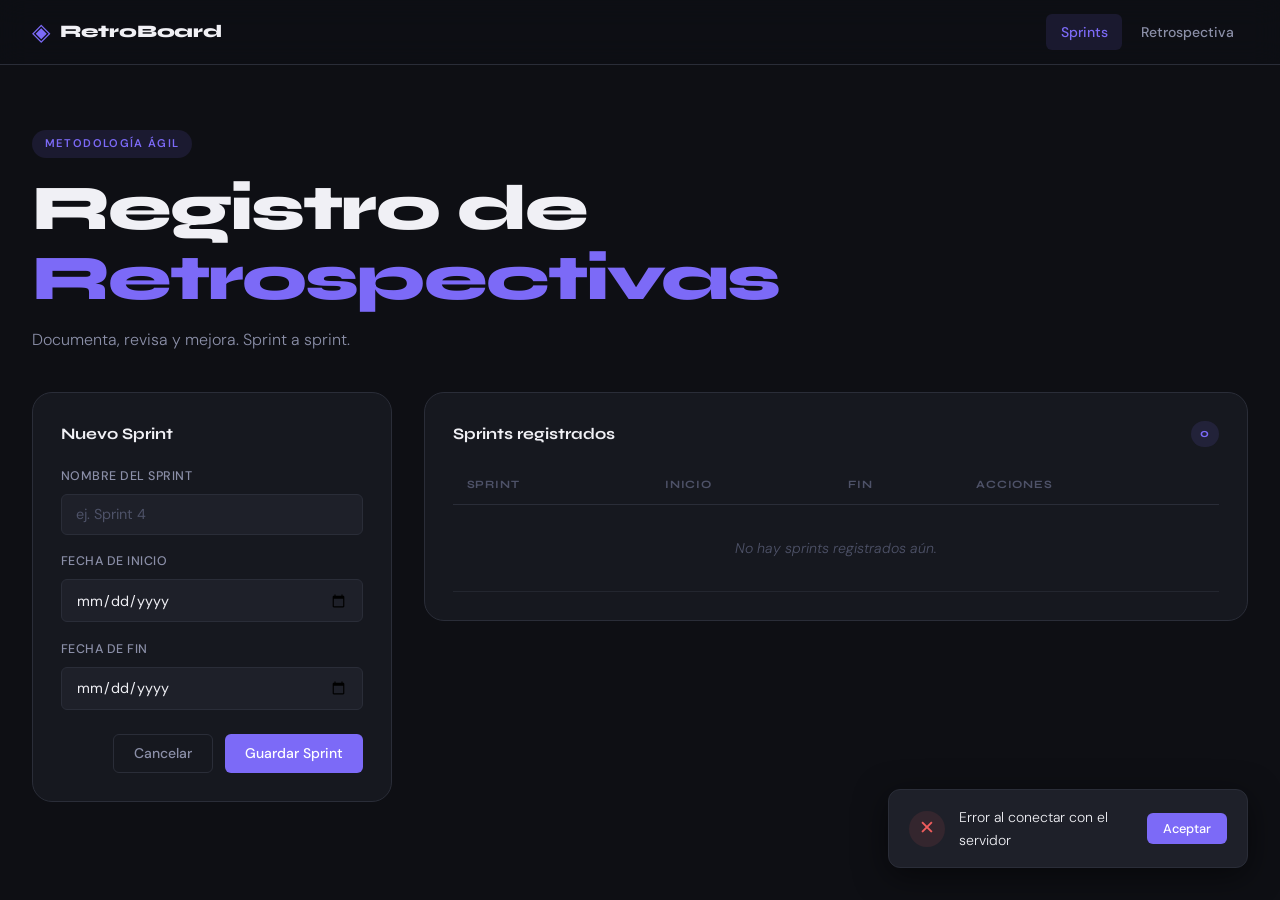
<file: retrospectiva_ms/frontend/app_frontend/index.html>
<!doctype html>
<html lang="es">
  <head>
    <meta charset="UTF-8" />
    <meta name="viewport" content="width=device-width, initial-scale=1.0" />
    <title>Retrospectivas Ágiles</title>
    <link rel="preconnect" href="https://fonts.googleapis.com" />
    <link rel="preconnect" href="https://fonts.gstatic.com" crossorigin />
    <link href="https://fonts.googleapis.com/css2?family=Syne:wght@400;600;700;800&family=DM+Sans:ital,wght@0,300;0,400;0,500;1,300&display=swap" rel="stylesheet" />
    <link rel="stylesheet" href="css/general.css" />
    <link rel="stylesheet" href="css/modal.css" />
  </head>
  <body>
    <header class="site-header">
      <div class="header-inner">
        <div class="logo">
          <span class="logo-icon">◈</span>
          <span class="logo-text">RetroBoard</span>
        </div>
        <nav class="main-nav">
          <a href="index.html" class="nav-link active">Sprints</a>
          <a href="retrospectiva.html" class="nav-link">Retrospectiva</a>
        </nav>
      </div>
    </header>

    <main>
      <section class="page-hero">
        <div class="hero-tag">Metodología Ágil</div>
        <h1 class="hero-title">Registro de<br /><em>Retrospectivas</em></h1>
        <p class="hero-subtitle">Documenta, revisa y mejora. Sprint a sprint.</p>
      </section>

      <section class="content-grid">
        <!-- Form panel -->
        <div class="panel panel--form">
          <h2 class="panel-title" id="formTitle">Nuevo Sprint</h2>
          <div class="field-group">
            <label class="field-label" for="sprintNombre">Nombre del Sprint</label>
            <input class="field-input" type="text" id="sprintNombre" placeholder="ej. Sprint 4" />
            <p class="field-error hidden" id="errNombre">Este campo es obligatorio</p>
          </div>
          <div class="field-group">
            <label class="field-label" for="sprintInicio">Fecha de inicio</label>
            <input class="field-input" type="date" id="sprintInicio" />
            <p class="field-error hidden" id="errInicio">Este campo es obligatorio</p>
          </div>
          <div class="field-group">
            <label class="field-label" for="sprintFin">Fecha de fin</label>
            <input class="field-input" type="date" id="sprintFin" />
            <p class="field-error hidden" id="errFin">Este campo es obligatorio</p>
          </div>
          <div class="form-actions">
            <button class="btn btn--ghost" id="btnCancelar">Cancelar</button>
            <button class="btn btn--primary" id="btnGuardar">Guardar Sprint</button>
          </div>
        </div>

        <!-- Table panel -->
        <div class="panel panel--table">
          <div class="panel-header">
            <h2 class="panel-title">Sprints registrados</h2>
            <span class="badge" id="sprintCount">0</span>
          </div>
          <div class="table-wrapper">
            <table class="data-table" id="sprintsTB">
              <thead>
                <tr>
                  <th>Sprint</th>
                  <th>Inicio</th>
                  <th>Fin</th>
                  <th>Acciones</th>
                </tr>
              </thead>
              <tbody>
                <tr class="empty-row">
                  <td colspan="4">No hay sprints registrados aún.</td>
                </tr>
              </tbody>
            </table>
          </div>
        </div>
      </section>
    </main>

    <div id="modal1" class="modal modal--hidden">
      <span class="modal-icon" id="modalIcon">✓</span>
      <p class="modal-msg" id="modalMsg">Operación exitosa</p>
      <button class="btn btn--sm" id="modalBtn">Aceptar</button>
    </div>

    <script src="js/modal.js"></script>
    <script src="js/sprints.js"></script>
    <script src="js/sprint_form.js"></script>
  </body>
</html>
</file>
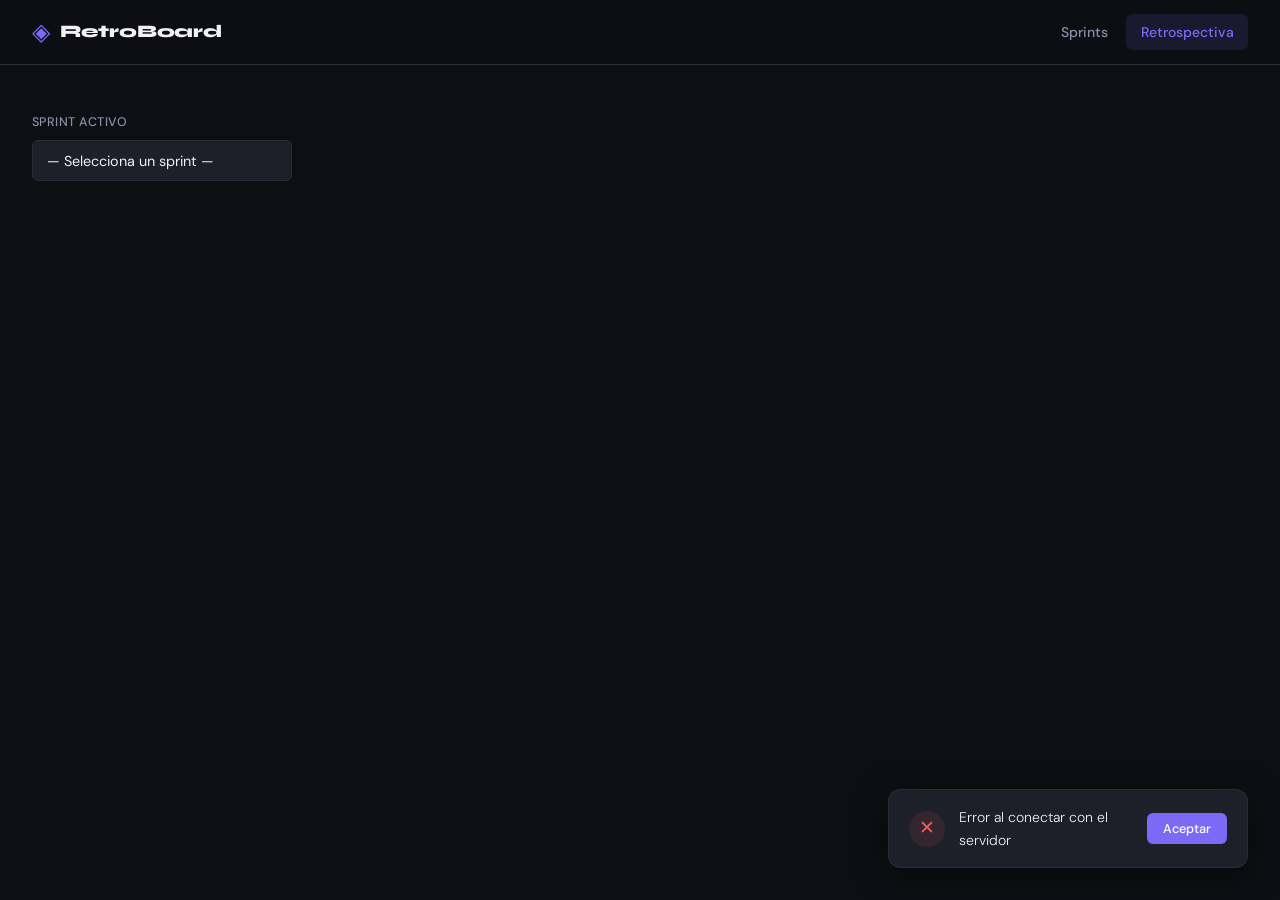
<file: retrospectiva_ms/frontend/app_frontend/retrospectiva.html>
<!doctype html>
<html lang="es">
  <head>
    <meta charset="UTF-8" />
    <meta name="viewport" content="width=device-width, initial-scale=1.0" />
    <title>Retrospectiva — RetroBoard</title>
    <link rel="preconnect" href="https://fonts.googleapis.com" />
    <link rel="preconnect" href="https://fonts.gstatic.com" crossorigin />
    <link href="https://fonts.googleapis.com/css2?family=Syne:wght@400;600;700;800&family=DM+Sans:ital,wght@0,300;0,400;0,500;1,300&display=swap" rel="stylesheet" />
    <link rel="stylesheet" href="css/general.css" />
    <link rel="stylesheet" href="css/retro.css" />
    <link rel="stylesheet" href="css/modal.css" />
  </head>
  <body>
    <header class="site-header">
      <div class="header-inner">
        <div class="logo">
          <span class="logo-icon">◈</span>
          <span class="logo-text">RetroBoard</span>
        </div>
        <nav class="main-nav">
          <a href="index.html" class="nav-link">Sprints</a>
          <a href="retrospectiva.html" class="nav-link active">Retrospectiva</a>
        </nav>
      </div>
    </header>

    <main>
      <section class="retro-header">
        <div class="sprint-selector-wrap">
          <label class="field-label" for="sprintSelector">Sprint activo</label>
          <select class="field-input field-select" id="sprintSelector">
            <option value="">— Selecciona un sprint —</option>
          </select>
        </div>
        <div class="retro-meta" id="retroMeta" style="display:none">
          <span id="metaFechas"></span>
        </div>
      </section>

      <!-- Kanban-style columns -->
      <section class="kanban" id="kanbanBoard">
        <div class="kanban-col" id="colLogros">
          <div class="kanban-col-header logros">
            <span class="col-icon">★</span>
            <h3>Logros</h3>
            <span class="col-count" id="cntLogros">0</span>
          </div>
          <div class="kanban-items" id="itemsLogros"></div>
          <button class="add-item-btn" data-categoria="logro">+ Agregar logro</button>
        </div>

        <div class="kanban-col" id="colImpedimentos">
          <div class="kanban-col-header impedimentos">
            <span class="col-icon">✗</span>
            <h3>Impedimentos</h3>
            <span class="col-count" id="cntImpedimentos">0</span>
          </div>
          <div class="kanban-items" id="itemsImpedimentos"></div>
          <button class="add-item-btn" data-categoria="impedimento">+ Agregar impedimento</button>
        </div>

        <div class="kanban-col" id="colAcciones">
          <div class="kanban-col-header acciones">
            <span class="col-icon">→</span>
            <h3>Acciones</h3>
            <span class="col-count" id="cntAcciones">0</span>
          </div>
          <div class="kanban-items" id="itemsAcciones"></div>
          <button class="add-item-btn" data-categoria="accion">+ Agregar acción</button>
        </div>

        <div class="kanban-col" id="colComentarios">
          <div class="kanban-col-header comentarios">
            <span class="col-icon">◉</span>
            <h3>Comentarios</h3>
            <span class="col-count" id="cntComentarios">0</span>
          </div>
          <div class="kanban-items" id="itemsComentarios"></div>
          <button class="add-item-btn" data-categoria="comentario">+ Agregar comentario</button>
        </div>
      </section>

      <!-- Panel vacío cuando no hay sprint seleccionado -->
      <div class="empty-state" id="emptyState">
        <div class="empty-icon">◈</div>
        <p>Selecciona un sprint para ver o registrar su retrospectiva.</p>
        <a href="index.html" class="btn btn--primary">Crear un sprint</a>
      </div>
    </main>

    <!-- Modal para agregar / editar items -->
    <div class="overlay hidden" id="itemOverlay"></div>
    <div class="item-modal hidden" id="itemModal">
      <div class="item-modal-header">
        <h3 id="itemModalTitle">Agregar item</h3>
        <button class="close-modal-btn" id="closeItemModal">✕</button>
      </div>
      <div class="field-group">
        <label class="field-label" for="itemDescripcion">Descripción</label>
        <textarea class="field-input field-textarea" id="itemDescripcion" rows="3" placeholder="Describe brevemente..."></textarea>
        <p class="field-error hidden" id="errDescripcion">Este campo es obligatorio</p>
      </div>
      <div class="field-group" id="grupoAccion" style="display:none">
        <label class="field-label" for="itemFechaRevision">Fecha de revisión</label>
        <input class="field-input" type="date" id="itemFechaRevision" />
      </div>
      <div class="field-group check-group" id="grupoCumplida" style="display:none">
        <label class="check-label">
          <input type="checkbox" id="itemCumplida" />
          <span>Acción cumplida</span>
        </label>
      </div>
      <div class="form-actions">
        <button class="btn btn--ghost" id="btnCancelarItem">Cancelar</button>
        <button class="btn btn--primary" id="btnGuardarItem">Guardar</button>
      </div>
    </div>

    <div id="modal1" class="modal modal--hidden">
      <span class="modal-icon" id="modalIcon">✓</span>
      <p class="modal-msg" id="modalMsg">Operación exitosa</p>
      <button class="btn btn--sm" id="modalBtn">Aceptar</button>
    </div>

    <script src="js/modal.js"></script>
    <script src="js/retro_items.js"></script>
    <script src="js/retro_page.js"></script>
  </body>
</html>
</file>
<file: retrospectiva_ms/frontend/app_frontend/css/general.css>
/* ── Design Tokens ─────────────────────────────────────── */
:root {
  --bg:          #0e0f14;
  --bg-surface:  #16181f;
  --bg-raised:   #1e2029;
  --border:      #2a2d38;
  --border-soft: #23262f;

  --text-primary:   #f0f0f5;
  --text-secondary: #8b8fa8;
  --text-muted:     #4e5268;

  --accent:        #7c6af7;
  --accent-hover:  #9181ff;
  --accent-soft:   rgba(124, 106, 247, 0.12);

  --success:       #34c882;
  --success-soft:  rgba(52, 200, 130, 0.1);
  --danger:        #f05d5d;
  --danger-soft:   rgba(240, 93, 93, 0.1);
  --warn:          #f0a840;
  --warn-soft:     rgba(240, 168, 64, 0.1);

  --radius-sm: 6px;
  --radius-md: 12px;
  --radius-lg: 20px;

  --font-head: 'Syne', sans-serif;
  --font-body: 'DM Sans', sans-serif;

  --shadow-sm: 0 2px 8px rgba(0,0,0,.4);
  --shadow-md: 0 8px 32px rgba(0,0,0,.5);
}

/* ── Reset ──────────────────────────────────────────────── */
*, *::before, *::after { box-sizing: border-box; margin: 0; padding: 0; }

html { font-size: 16px; scroll-behavior: smooth; }

body {
  background-color: var(--bg);
  color: var(--text-primary);
  font-family: var(--font-body);
  font-weight: 300;
  line-height: 1.6;
  min-height: 100vh;
}

/* ── Header ─────────────────────────────────────────────── */
.site-header {
  position: sticky;
  top: 0;
  z-index: 100;
  background: rgba(14, 15, 20, 0.85);
  backdrop-filter: blur(14px);
  border-bottom: 1px solid var(--border);
}

.header-inner {
  max-width: 1280px;
  margin: 0 auto;
  padding: 0 2rem;
  height: 64px;
  display: flex;
  align-items: center;
  justify-content: space-between;
}

.logo {
  display: flex;
  align-items: center;
  gap: .6rem;
  text-decoration: none;
  color: var(--text-primary);
}

.logo-icon {
  font-size: 1.5rem;
  color: var(--accent);
  line-height: 1;
}

.logo-text {
  font-family: var(--font-head);
  font-weight: 800;
  font-size: 1.1rem;
  letter-spacing: -.01em;
}

.main-nav { display: flex; gap: .25rem; }

.nav-link {
  font-family: var(--font-body);
  font-size: .875rem;
  font-weight: 500;
  color: var(--text-secondary);
  text-decoration: none;
  padding: .4rem .9rem;
  border-radius: var(--radius-sm);
  transition: color .2s, background .2s;
}

.nav-link:hover { color: var(--text-primary); background: var(--bg-raised); }
.nav-link.active { color: var(--accent); background: var(--accent-soft); }

/* ── Page Hero ──────────────────────────────────────────── */
.page-hero {
  max-width: 1280px;
  margin: 0 auto;
  padding: 4rem 2rem 2.5rem;
}

.hero-tag {
  display: inline-block;
  font-size: .7rem;
  font-weight: 600;
  letter-spacing: .12em;
  text-transform: uppercase;
  color: var(--accent);
  background: var(--accent-soft);
  padding: .3rem .8rem;
  border-radius: 99px;
  margin-bottom: 1rem;
}

.hero-title {
  font-family: var(--font-head);
  font-size: clamp(2.4rem, 5vw, 4rem);
  font-weight: 800;
  line-height: 1.1;
  letter-spacing: -.03em;
  color: var(--text-primary);
  margin-bottom: .75rem;
}

.hero-title em {
  font-style: normal;
  color: var(--accent);
}

.hero-subtitle {
  font-size: 1rem;
  color: var(--text-secondary);
  font-weight: 300;
}

/* ── Content Grid ───────────────────────────────────────── */
.content-grid {
  max-width: 1280px;
  margin: 0 auto;
  padding: 0 2rem 4rem;
  display: grid;
  grid-template-columns: 360px 1fr;
  gap: 2rem;
  align-items: start;
}

/* ── Panels ─────────────────────────────────────────────── */
.panel {
  background: var(--bg-surface);
  border: 1px solid var(--border);
  border-radius: var(--radius-lg);
  padding: 1.75rem;
}

.panel-header {
  display: flex;
  align-items: center;
  justify-content: space-between;
  margin-bottom: 1.25rem;
}

.panel-title {
  font-family: var(--font-head);
  font-size: 1rem;
  font-weight: 700;
  color: var(--text-primary);
  margin-bottom: 1.25rem;
}

.panel-header .panel-title { margin-bottom: 0; }

.badge {
  font-family: var(--font-head);
  font-size: .75rem;
  font-weight: 700;
  background: var(--accent-soft);
  color: var(--accent);
  padding: .2rem .6rem;
  border-radius: 99px;
}

/* ── Form fields ────────────────────────────────────────── */
.field-group { margin-bottom: 1.1rem; }

.field-label {
  display: block;
  font-size: .78rem;
  font-weight: 500;
  color: var(--text-secondary);
  letter-spacing: .04em;
  text-transform: uppercase;
  margin-bottom: .45rem;
}

.field-input {
  width: 100%;
  background: var(--bg-raised);
  border: 1px solid var(--border);
  border-radius: var(--radius-sm);
  color: var(--text-primary);
  font-family: var(--font-body);
  font-size: .9rem;
  padding: .65rem .9rem;
  transition: border-color .2s, box-shadow .2s;
  outline: none;
  appearance: none;
}

.field-input:focus {
  border-color: var(--accent);
  box-shadow: 0 0 0 3px var(--accent-soft);
}

.field-input::placeholder { color: var(--text-muted); }

.field-select { cursor: pointer; }

.field-error {
  font-size: .78rem;
  color: var(--danger);
  margin-top: .3rem;
}

.field-error.hidden { display: none; }

/* ── Buttons ────────────────────────────────────────────── */
.form-actions {
  display: flex;
  gap: .75rem;
  justify-content: flex-end;
  margin-top: 1.5rem;
}

.btn {
  font-family: var(--font-body);
  font-size: .875rem;
  font-weight: 500;
  border: none;
  border-radius: var(--radius-sm);
  cursor: pointer;
  padding: .6rem 1.25rem;
  transition: background .2s, transform .1s, box-shadow .2s;
  text-decoration: none;
  display: inline-flex;
  align-items: center;
  gap: .4rem;
}

.btn:active { transform: translateY(1px); }

.btn--primary {
  background: var(--accent);
  color: #fff;
}

.btn--primary:hover { background: var(--accent-hover); box-shadow: 0 4px 16px rgba(124,106,247,.35); }

.btn--ghost {
  background: transparent;
  color: var(--text-secondary);
  border: 1px solid var(--border);
}

.btn--ghost:hover { background: var(--bg-raised); color: var(--text-primary); }

.btn--danger {
  background: var(--danger-soft);
  color: var(--danger);
  border: 1px solid transparent;
}

.btn--danger:hover { background: var(--danger); color: #fff; }

.btn--success {
  background: var(--success-soft);
  color: var(--success);
  border: 1px solid transparent;
}

.btn--sm {
  font-size: .8rem;
  padding: .45rem 1rem;
  background: var(--accent);
  color: #fff;
  border-radius: var(--radius-sm);
}

/* ── Data Table ─────────────────────────────────────────── */
.table-wrapper { overflow-x: auto; }

.data-table {
  width: 100%;
  border-collapse: collapse;
  font-size: .88rem;
}

.data-table thead th {
  text-align: left;
  font-family: var(--font-head);
  font-size: .7rem;
  font-weight: 700;
  letter-spacing: .08em;
  text-transform: uppercase;
  color: var(--text-muted);
  padding: .6rem .85rem;
  border-bottom: 1px solid var(--border);
}

.data-table tbody tr {
  border-bottom: 1px solid var(--border-soft);
  transition: background .15s;
}

.data-table tbody tr:hover { background: var(--bg-raised); }

.data-table td {
  padding: .85rem .85rem;
  color: var(--text-primary);
  vertical-align: middle;
}

.empty-row td {
  color: var(--text-muted);
  font-style: italic;
  text-align: center;
  padding: 2rem;
}

.row-actions { display: flex; gap: .5rem; flex-wrap: wrap; }

.action-btn {
  font-size: .75rem;
  font-family: var(--font-body);
  font-weight: 500;
  padding: .3rem .75rem;
  border-radius: var(--radius-sm);
  border: 1px solid transparent;
  cursor: pointer;
  transition: background .2s, color .2s;
}

.action-btn--edit {
  background: var(--accent-soft);
  color: var(--accent);
}
.action-btn--edit:hover { background: var(--accent); color: #fff; }

.action-btn--delete {
  background: var(--danger-soft);
  color: var(--danger);
}
.action-btn--delete:hover { background: var(--danger); color: #fff; }

.action-btn--retro {
  background: var(--success-soft);
  color: var(--success);
}
.action-btn--retro:hover { background: var(--success); color: #fff; }

/* ── Sprint name cell ───────────────────────────────────── */
.sprint-name {
  font-family: var(--font-head);
  font-weight: 600;
  font-size: .95rem;
}

.date-cell { color: var(--text-secondary); font-size: .84rem; }

/* ── Responsive ─────────────────────────────────────────── */
@media (max-width: 860px) {
  .content-grid {
    grid-template-columns: 1fr;
  }
}
</file>
<file: retrospectiva_ms/frontend/app_frontend/css/modal.css>
/* ── Toast-style modal ──────────────────────────────────── */
.modal {
  position: fixed;
  bottom: 2rem;
  right: 2rem;
  z-index: 999;
  background: var(--bg-raised);
  border: 1px solid var(--border);
  border-radius: var(--radius-md);
  padding: 1rem 1.25rem;
  display: flex;
  align-items: center;
  gap: .85rem;
  box-shadow: var(--shadow-md);
  min-width: 260px;
  max-width: 360px;
  transition: transform .35s cubic-bezier(.34,1.56,.64,1), opacity .3s;
  transform: translateY(0);
  opacity: 1;
}

.modal--hidden {
  transform: translateY(120%);
  opacity: 0;
  pointer-events: none;
}

.modal-icon {
  font-size: 1.2rem;
  width: 36px;
  height: 36px;
  border-radius: 50%;
  display: flex;
  align-items: center;
  justify-content: center;
  flex-shrink: 0;
  background: var(--success-soft);
  color: var(--success);
}

.modal--error .modal-icon {
  background: var(--danger-soft);
  color: var(--danger);
}

.modal-msg {
  flex: 1;
  font-size: .875rem;
  color: var(--text-primary);
}

/* ── Overlay ────────────────────────────────────────────── */
.overlay {
  position: fixed;
  inset: 0;
  background: rgba(0,0,0,.55);
  backdrop-filter: blur(4px);
  z-index: 200;
  transition: opacity .25s;
}

.overlay.hidden { display: none; }

/* ── Item Modal (centered dialog) ───────────────────────── */
.item-modal {
  position: fixed;
  top: 50%;
  left: 50%;
  transform: translate(-50%, -50%);
  z-index: 300;
  width: min(480px, calc(100vw - 2rem));
  background: var(--bg-surface);
  border: 1px solid var(--border);
  border-radius: var(--radius-lg);
  padding: 1.75rem;
  box-shadow: var(--shadow-md);
  transition: opacity .2s, transform .25s;
}

.item-modal.hidden {
  opacity: 0;
  pointer-events: none;
  transform: translate(-50%, -48%);
}

.item-modal-header {
  display: flex;
  align-items: center;
  justify-content: space-between;
  margin-bottom: 1.25rem;
}

.item-modal-header h3 {
  font-family: var(--font-head);
  font-weight: 700;
  font-size: 1rem;
  color: var(--text-primary);
}

.close-modal-btn {
  background: none;
  border: none;
  color: var(--text-muted);
  font-size: 1rem;
  cursor: pointer;
  padding: .2rem .4rem;
  border-radius: var(--radius-sm);
  transition: background .2s, color .2s;
}

.close-modal-btn:hover { background: var(--bg-raised); color: var(--text-primary); }

/* ── Checkbox ───────────────────────────────────────────── */
.check-group { display: flex; align-items: center; }

.check-label {
  display: flex;
  align-items: center;
  gap: .6rem;
  cursor: pointer;
  font-size: .9rem;
  color: var(--text-secondary);
}

.check-label input[type="checkbox"] {
  width: 16px;
  height: 16px;
  accent-color: var(--accent);
}

.field-textarea {
  resize: vertical;
  min-height: 80px;
}
</file>
<file: retrospectiva_ms/frontend/app_frontend/css/retro.css>
/* ── Retro header ───────────────────────────────────────── */
.retro-header {
  max-width: 1280px;
  margin: 0 auto;
  padding: 3rem 2rem 1.5rem;
  display: flex;
  align-items: flex-end;
  gap: 2rem;
  flex-wrap: wrap;
}

.sprint-selector-wrap { min-width: 260px; }

.retro-meta {
  font-size: .85rem;
  color: var(--text-secondary);
  padding-bottom: .5rem;
}

/* ── Kanban Board ───────────────────────────────────────── */
.kanban {
  max-width: 1280px;
  margin: 0 auto;
  padding: 0 2rem 4rem;
  display: grid;
  grid-template-columns: repeat(4, 1fr);
  gap: 1.25rem;
  align-items: start;
}

/* ── Kanban Column ──────────────────────────────────────── */
.kanban-col {
  background: var(--bg-surface);
  border: 1px solid var(--border);
  border-radius: var(--radius-lg);
  padding: 1.25rem;
  display: flex;
  flex-direction: column;
  gap: .85rem;
}

.kanban-col-header {
  display: flex;
  align-items: center;
  gap: .5rem;
  padding-bottom: .75rem;
  border-bottom: 2px solid var(--border);
}

.kanban-col-header h3 {
  font-family: var(--font-head);
  font-size: .9rem;
  font-weight: 700;
  flex: 1;
  color: var(--text-primary);
}

.col-icon {
  font-size: 1rem;
  width: 28px;
  height: 28px;
  border-radius: 50%;
  display: flex;
  align-items: center;
  justify-content: center;
  flex-shrink: 0;
}

.col-count {
  font-size: .7rem;
  font-weight: 700;
  font-family: var(--font-head);
  padding: .1rem .5rem;
  border-radius: 99px;
}

/* Column color themes */
.kanban-col-header.logros       { border-color: var(--success); }
.kanban-col-header.logros .col-icon  { background: var(--success-soft); color: var(--success); }
.kanban-col-header.logros .col-count { background: var(--success-soft); color: var(--success); }

.kanban-col-header.impedimentos       { border-color: var(--danger); }
.kanban-col-header.impedimentos .col-icon  { background: var(--danger-soft); color: var(--danger); }
.kanban-col-header.impedimentos .col-count { background: var(--danger-soft); color: var(--danger); }

.kanban-col-header.acciones       { border-color: var(--warn); }
.kanban-col-header.acciones .col-icon  { background: var(--warn-soft); color: var(--warn); }
.kanban-col-header.acciones .col-count { background: var(--warn-soft); color: var(--warn); }

.kanban-col-header.comentarios       { border-color: var(--accent); }
.kanban-col-header.comentarios .col-icon  { background: var(--accent-soft); color: var(--accent); }
.kanban-col-header.comentarios .col-count { background: var(--accent-soft); color: var(--accent); }

/* ── Item Cards ─────────────────────────────────────────── */
.kanban-items {
  display: flex;
  flex-direction: column;
  gap: .6rem;
  min-height: 40px;
}

.retro-card {
  background: var(--bg-raised);
  border: 1px solid var(--border-soft);
  border-radius: var(--radius-md);
  padding: .85rem 1rem;
  position: relative;
  transition: border-color .2s, box-shadow .2s;
}

.retro-card:hover {
  border-color: var(--border);
  box-shadow: var(--shadow-sm);
}

.retro-card p {
  font-size: .875rem;
  color: var(--text-primary);
  line-height: 1.5;
  margin-bottom: .6rem;
}

.card-meta {
  font-size: .72rem;
  color: var(--text-muted);
  margin-bottom: .55rem;
}

.card-actions {
  display: flex;
  gap: .4rem;
  flex-wrap: wrap;
}

/* Accion cumplida badge */
.cumplida-badge {
  display: inline-flex;
  align-items: center;
  gap: .3rem;
  font-size: .72rem;
  font-weight: 600;
  padding: .2rem .6rem;
  border-radius: 99px;
  margin-bottom: .55rem;
}

.cumplida-badge--si   { background: var(--success-soft); color: var(--success); }
.cumplida-badge--no   { background: var(--danger-soft);  color: var(--danger); }
.cumplida-badge--pend { background: var(--warn-soft);    color: var(--warn); }

/* ── Add item button ────────────────────────────────────── */
.add-item-btn {
  font-family: var(--font-body);
  font-size: .8rem;
  font-weight: 500;
  color: var(--text-muted);
  background: transparent;
  border: 1px dashed var(--border);
  border-radius: var(--radius-sm);
  padding: .55rem;
  cursor: pointer;
  width: 100%;
  transition: color .2s, border-color .2s, background .2s;
  text-align: center;
}

.add-item-btn:hover {
  color: var(--text-primary);
  border-color: var(--accent);
  background: var(--accent-soft);
}

/* ── Empty state ────────────────────────────────────────── */
.empty-state {
  max-width: 400px;
  margin: 4rem auto;
  text-align: center;
  padding: 3rem 2rem;
  background: var(--bg-surface);
  border: 1px solid var(--border);
  border-radius: var(--radius-lg);
  display: none;
}

.empty-state.visible { display: block; }

.empty-icon {
  font-size: 3rem;
  color: var(--accent);
  margin-bottom: 1rem;
  opacity: .4;
}

.empty-state p {
  color: var(--text-secondary);
  font-size: .9rem;
  margin-bottom: 1.5rem;
}

/* ── Responsive ─────────────────────────────────────────── */
@media (max-width: 1100px) {
  .kanban { grid-template-columns: repeat(2, 1fr); }
}

@media (max-width: 640px) {
  .kanban { grid-template-columns: 1fr; }
  .retro-header { flex-direction: column; align-items: flex-start; }
}
</file>
